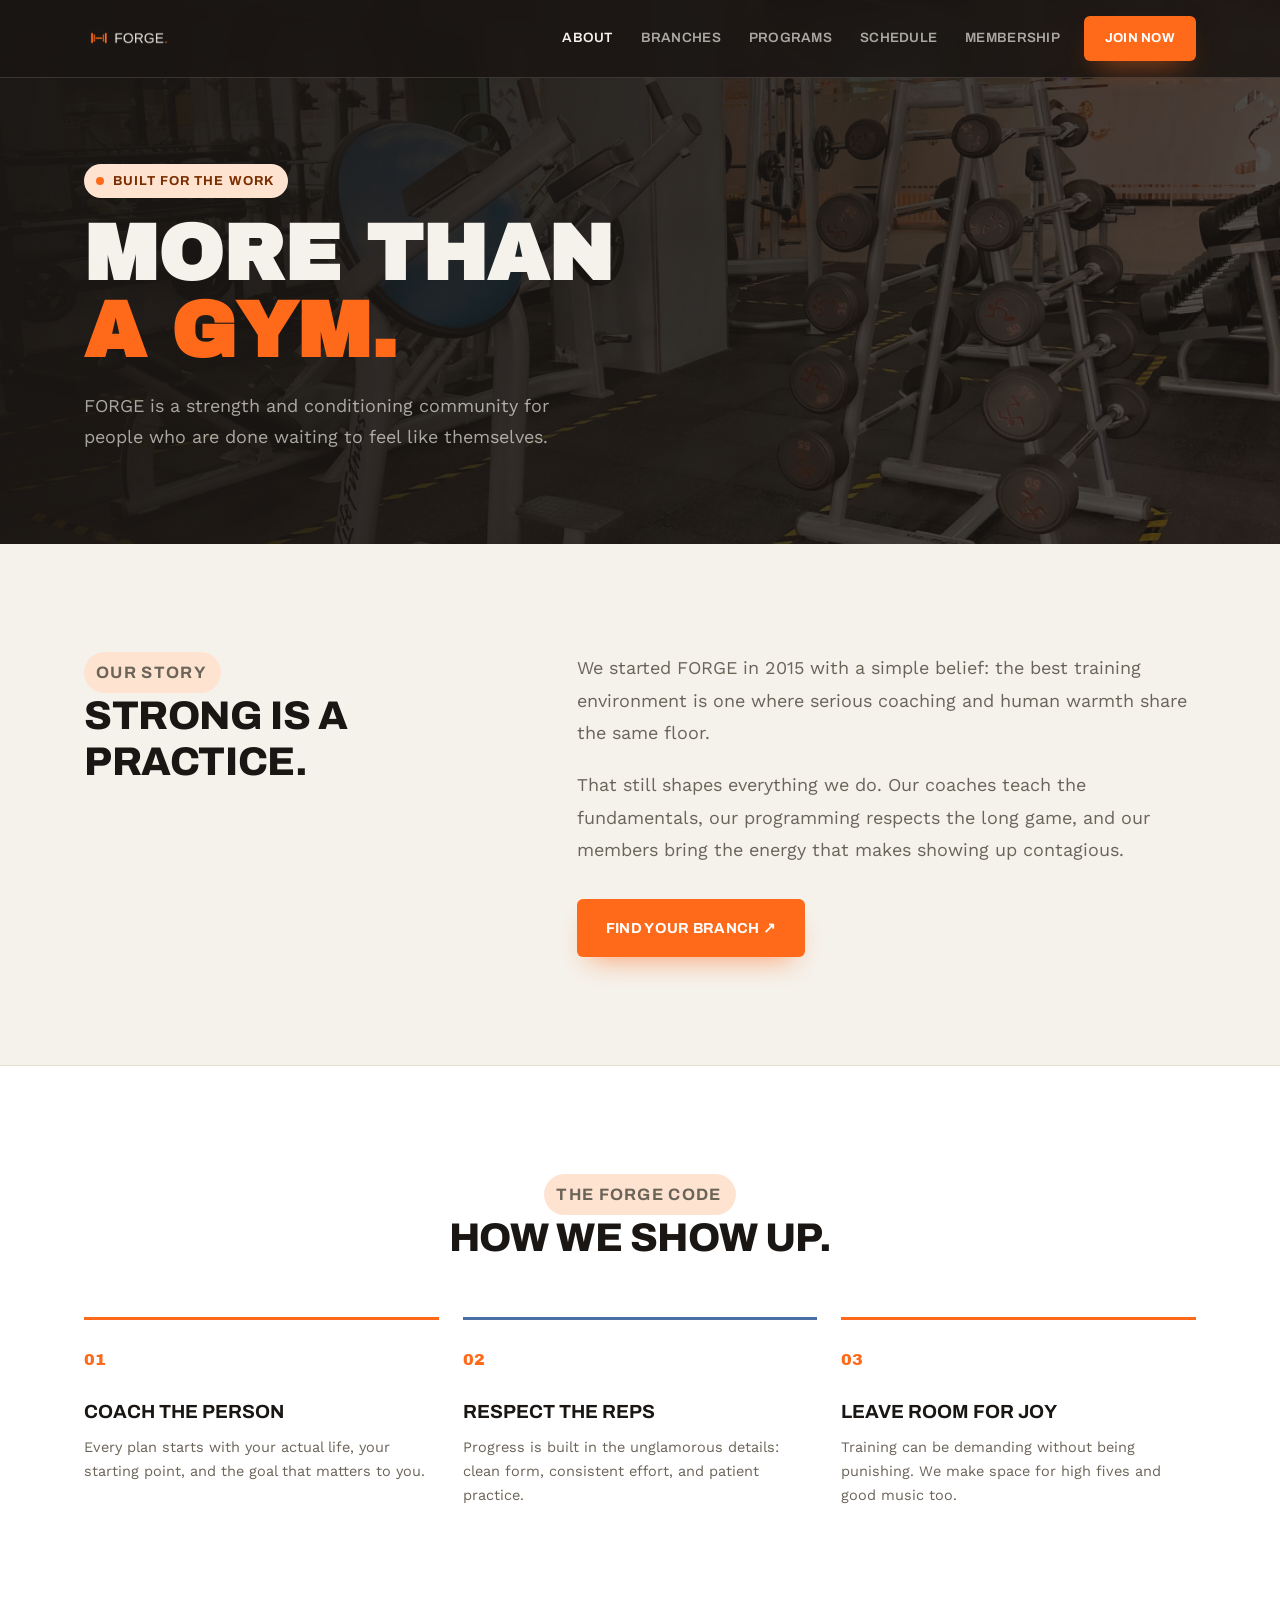
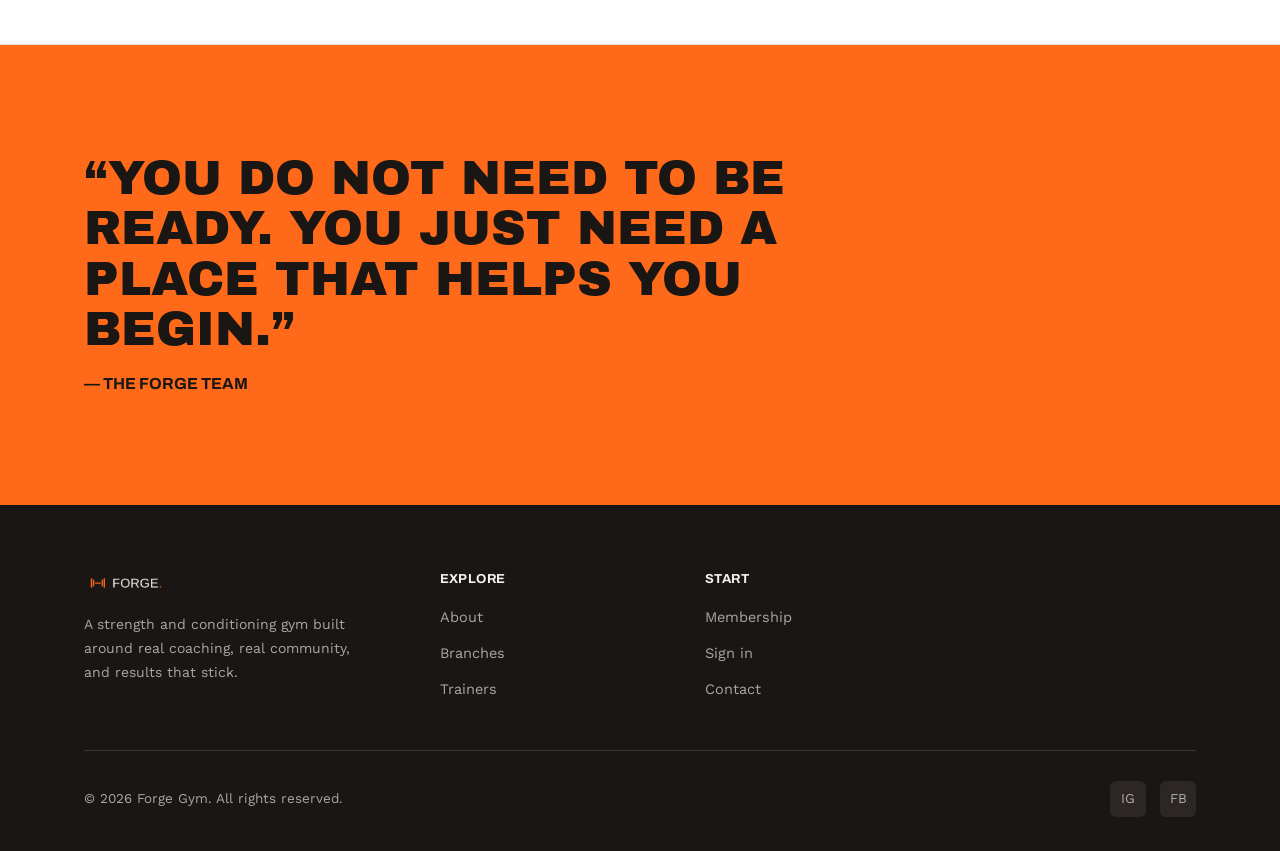
<file: about.html>
<!DOCTYPE html>
<html lang="en"><head><meta charset="UTF-8"><meta name="viewport" content="width=device-width, initial-scale=1.0"><title>About | FORGE Gym</title><meta name="description" content="Learn what drives FORGE Gym."><link rel="preconnect" href="https://fonts.googleapis.com"><link rel="preconnect" href="https://fonts.gstatic.com" crossorigin><link href="https://fonts.googleapis.com/css2?family=Archivo+Black&family=Archivo:wght@600;700;800&family=Work+Sans:wght@400;500;600&display=swap" rel="stylesheet"><link rel="stylesheet" href="css/style.css"></head>
<body class="subpage"><header class="nav" id="top"><div class="nav-inner"><a class="brand" href="index.html"><img src="assets/logo.png" alt="FORGE logo"></a><nav class="nav-links" id="navLinks"><a class="active" href="about.html">About</a><a href="branches.html">Branches</a><a href="index.html#programs">Programs</a><a href="index.html#schedule">Schedule</a><a href="index.html#membership">Membership</a></nav><a class="btn btn-primary btn-small" href="auth.html">Join now</a><button class="nav-toggle" id="navToggle" aria-label="Toggle menu" aria-expanded="false"><span></span><span></span><span></span></button></div></header>
<main><section class="page-hero about-hero"><div class="section-inner"><p class="eyebrow"><span class="pulse-dot"></span> Built for the work</p><h1>More than<br><span class="hl">a gym.</span></h1><p>FORGE is a strength and conditioning community for people who are done waiting to feel like themselves.</p></div></section><section class="section"><div class="section-inner story-grid"><div class="section-head"><p class="eyebrow">Our story</p><h2>Strong is a practice.</h2></div><div class="story-copy"><p>We started FORGE in 2015 with a simple belief: the best training environment is one where serious coaching and human warmth share the same floor.</p><p>That still shapes everything we do. Our coaches teach the fundamentals, our programming respects the long game, and our members bring the energy that makes showing up contagious.</p><a class="btn btn-primary" href="branches.html">Find your branch ↗</a></div></div></section><section class="section section-alt"><div class="section-inner"><div class="section-head center"><p class="eyebrow">The Forge code</p><h2>How we show up.</h2></div><div class="values-grid"><article><span>01</span><h3>Coach the person</h3><p>Every plan starts with your actual life, your starting point, and the goal that matters to you.</p></article><article><span>02</span><h3>Respect the reps</h3><p>Progress is built in the unglamorous details: clean form, consistent effort, and patient practice.</p></article><article><span>03</span><h3>Leave room for joy</h3><p>Training can be demanding without being punishing. We make space for high fives and good music too.</p></article></div></div></section><section class="section about-quote"><div class="section-inner"><p>“You do not need to be ready. You just need a place that helps you begin.”</p><span>— The FORGE team</span></div></section></main><footer class="footer"><div class="section-inner"><div class="footer-top"><div class="footer-brand"><img src="assets/logo.png" alt="FORGE logo"><p>A strength and conditioning gym built around real coaching, real community, and results that stick.</p></div><div class="footer-col"><h5>Explore</h5><ul><li><a href="about.html">About</a></li><li><a href="branches.html">Branches</a></li><li><a href="index.html#trainers">Trainers</a></li></ul></div><div class="footer-col"><h5>Start</h5><ul><li><a href="checkout.html">Membership</a></li><li><a href="auth.html">Sign in</a></li><li><a href="index.html#contact">Contact</a></li></ul></div></div><div class="footer-bottom"><p>© <span id="year"></span> Forge Gym. All rights reserved.</p><div class="footer-socials"><a href="https://www.instagram.com" target="_blank" rel="noopener" aria-label="Instagram">IG</a><a href="https://www.facebook.com" target="_blank" rel="noopener" aria-label="Facebook">FB</a></div></div></div></footer><script src="js/script.js"></script></body></html>
</file>
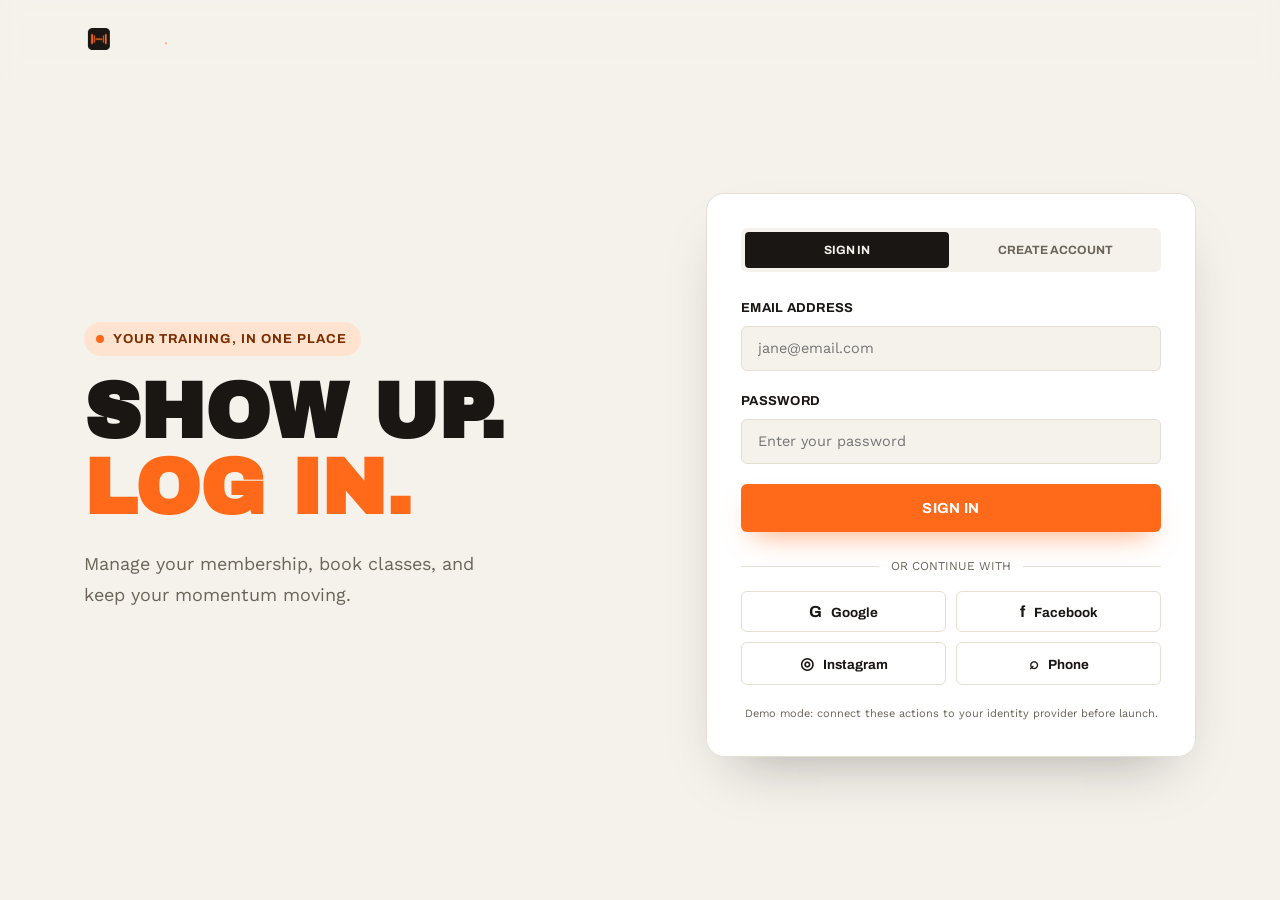
<file: auth.html>
<!DOCTYPE html>
<html lang="en"><head><meta charset="UTF-8"><meta name="viewport" content="width=device-width, initial-scale=1.0"><title>Sign in | FORGE Gym</title><meta name="description" content="Sign in or create your FORGE Gym account."><link rel="preconnect" href="https://fonts.googleapis.com"><link rel="preconnect" href="https://fonts.gstatic.com" crossorigin><link href="https://fonts.googleapis.com/css2?family=Archivo+Black&family=Archivo:wght@600;700;800&family=Work+Sans:wght@400;500;600&display=swap" rel="stylesheet"><link rel="stylesheet" href="css/style.css"></head>
<body class="auth-page"><header class="nav"><div class="nav-inner"><a class="brand" href="index.html"><img src="assets/logo.png" alt="FORGE logo"></a><a class="back-link" href="index.html">← Back to home</a></div></header><main class="auth-main"><div class="auth-intro"><p class="eyebrow"><span class="pulse-dot"></span> Your training, in one place</p><h1>Show up.<br><span class="hl">Log in.</span></h1><p>Manage your membership, book classes, and keep your momentum moving.</p></div><section class="auth-card"><div class="auth-tabs"><button class="auth-tab is-active" data-auth-mode="signin">Sign in</button><button class="auth-tab" data-auth-mode="signup">Create account</button></div><form class="auth-form" id="authForm"><div class="field signup-only"><label for="authName">Full name</label><input id="authName" type="text" placeholder="Jane Cooper"></div><div class="field"><label for="authEmail">Email address</label><input id="authEmail" type="email" placeholder="jane@email.com" required></div><div class="field signup-only"><label for="authPhone">Phone number</label><input id="authPhone" type="tel" placeholder="+880 1775 511607"></div><div class="field"><label for="authPassword">Password</label><input id="authPassword" type="password" placeholder="Enter your password" required minlength="6"></div><button class="btn btn-primary btn-block" type="submit" id="authSubmit">Sign in</button><div class="form-success" id="authSuccess">You're in. Taking you to your membership options...</div></form><div class="auth-divider"><span>or continue with</span></div><div class="social-login"><button class="social-btn" type="button" data-social="Google"><b>G</b> Google</button><button class="social-btn" type="button" data-social="Facebook"><b>f</b> Facebook</button><button class="social-btn" type="button" data-social="Instagram"><b>◎</b> Instagram</button><button class="social-btn" type="button" data-social="Phone"><b>⌕</b> Phone</button></div><p class="demo-note">Demo mode: connect these actions to your identity provider before launch.</p></section></main><script src="js/script.js"></script></body></html>
</file>
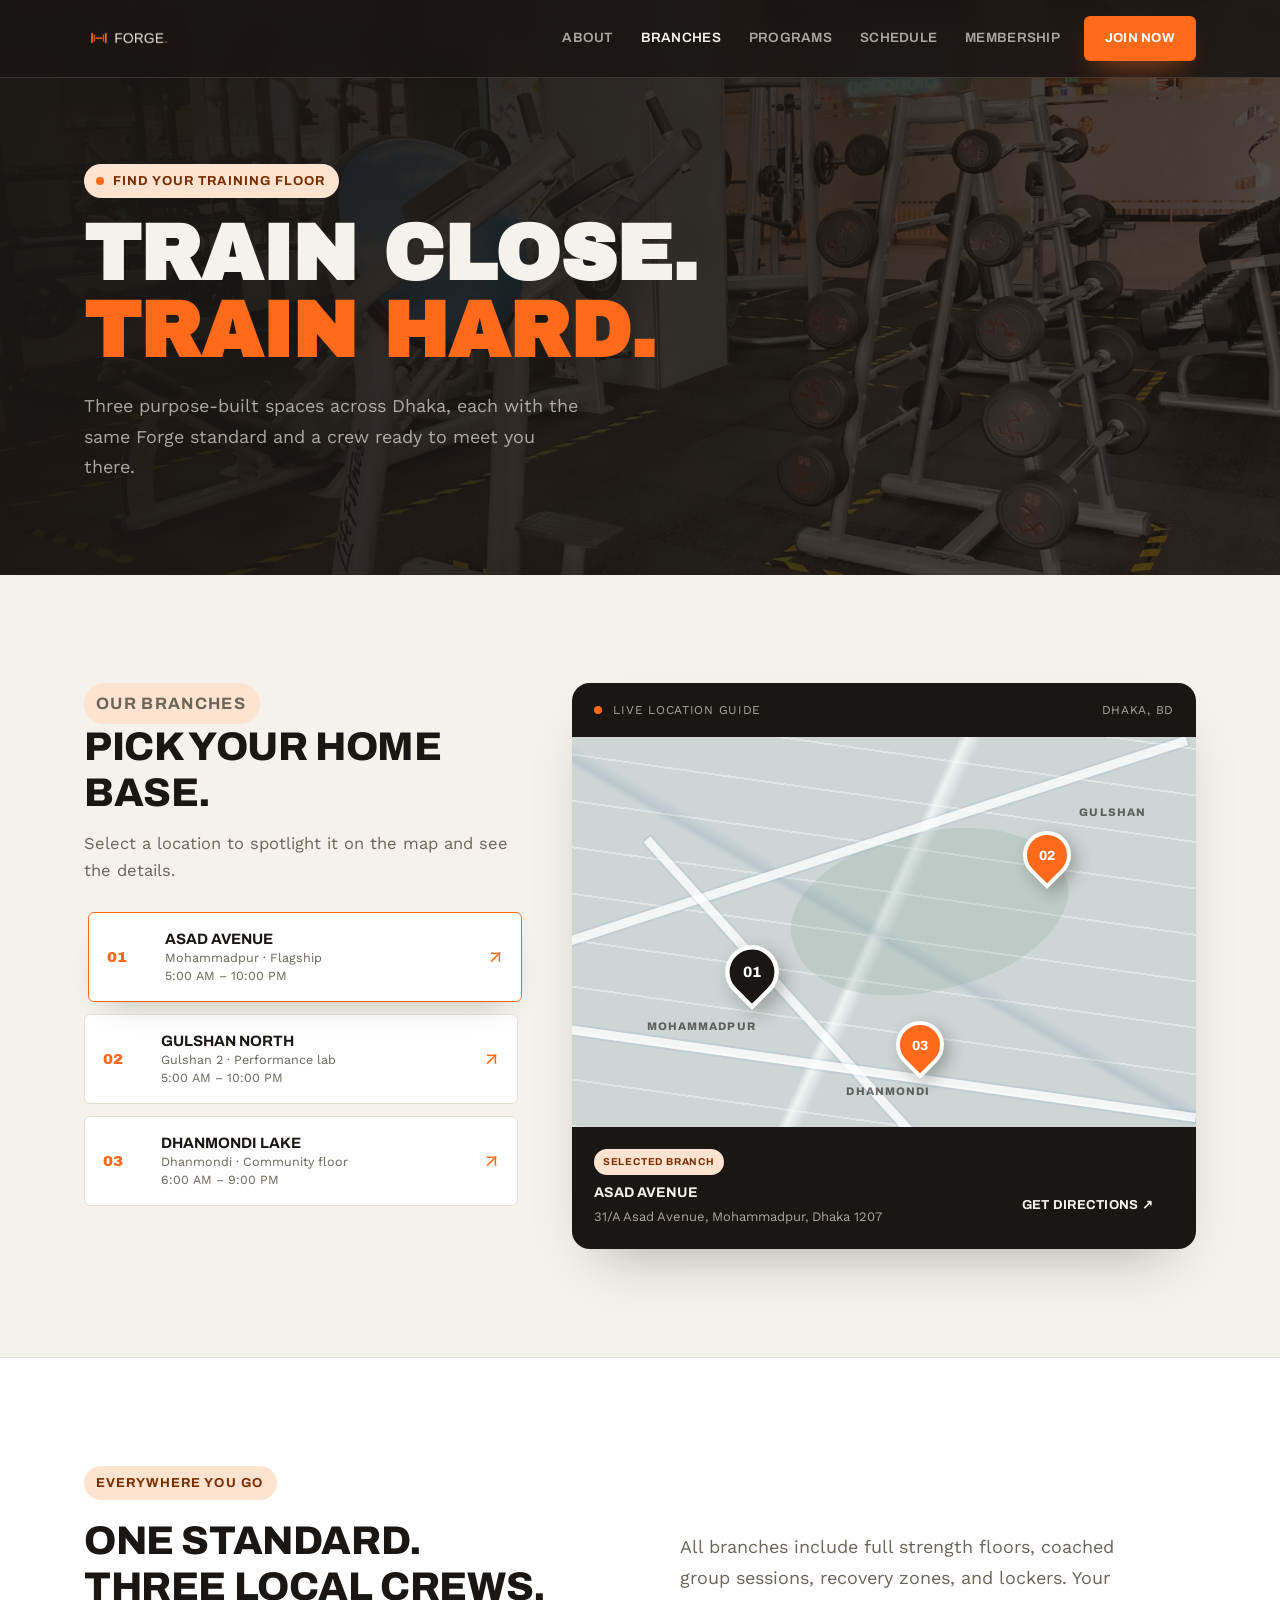
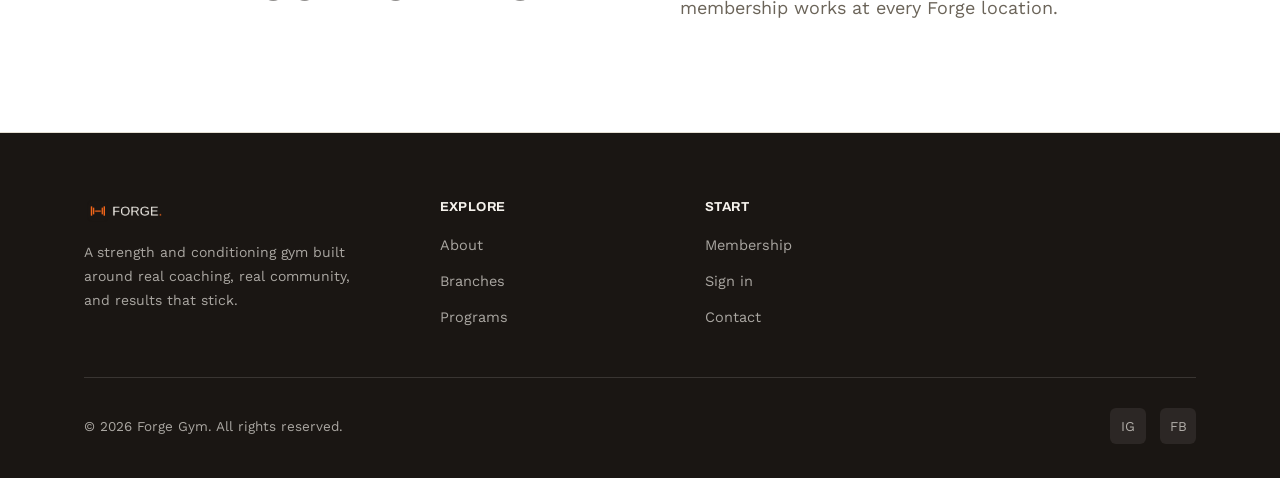
<file: branches.html>
<!DOCTYPE html>
<html lang="en">
<head>
<meta charset="UTF-8">
<meta name="viewport" content="width=device-width, initial-scale=1.0">
<title>Branches | FORGE Gym</title>
<meta name="description" content="Find your nearest FORGE strength and conditioning gym.">
<link rel="preconnect" href="https://fonts.googleapis.com">
<link rel="preconnect" href="https://fonts.gstatic.com" crossorigin>
<link href="https://fonts.googleapis.com/css2?family=Archivo+Black&family=Archivo:wght@600;700;800&family=Work+Sans:wght@400;500;600&display=swap" rel="stylesheet">
<link rel="stylesheet" href="css/style.css">
</head>
<body class="subpage">
<header class="nav" id="top"><div class="nav-inner"><a class="brand" href="index.html"><img src="assets/logo.png" alt="FORGE logo"></a><nav class="nav-links" id="navLinks"><a href="about.html">About</a><a class="active" href="branches.html">Branches</a><a href="index.html#programs">Programs</a><a href="index.html#schedule">Schedule</a><a href="index.html#membership">Membership</a></nav><a class="btn btn-primary btn-small" href="auth.html">Join now</a><button class="nav-toggle" id="navToggle" aria-label="Toggle menu" aria-expanded="false"><span></span><span></span><span></span></button></nav></div></header>
<main>
<section class="page-hero"><div class="section-inner"><p class="eyebrow"><span class="pulse-dot"></span> Find your training floor</p><h1>Train close.<br><span class="hl">Train hard.</span></h1><p>Three purpose-built spaces across Dhaka, each with the same Forge standard and a crew ready to meet you there.</p></div></section>
<section class="section"><div class="section-inner"><div class="branch-layout"><div class="branch-list"><div class="section-head"><p class="eyebrow">Our branches</p><h2>Pick your home base.</h2><p>Select a location to spotlight it on the map and see the details.</p></div><div class="branch-cards"><button class="branch-card is-selected" data-branch="mohammadpur"><span class="branch-index">01</span><span><strong>Asad Avenue</strong><small>Mohammadpur · Flagship</small><small>5:00 AM – 10:00 PM</small></span><span class="arrow">↗</span></button><button class="branch-card" data-branch="gulshan"><span class="branch-index">02</span><span><strong>Gulshan North</strong><small>Gulshan 2 · Performance lab</small><small>5:00 AM – 10:00 PM</small></span><span class="arrow">↗</span></button><button class="branch-card" data-branch="dhanmondi"><span class="branch-index">03</span><span><strong>Dhanmondi Lake</strong><small>Dhanmondi · Community floor</small><small>6:00 AM – 9:00 PM</small></span><span class="arrow">↗</span></button></div></div><div class="map-panel"><div class="map-toolbar"><span><i></i> Live location guide</span><span>Dhaka, BD</span></div><div class="map-canvas" aria-label="Interactive map of FORGE branches"><div class="map-road road-one"></div><div class="map-road road-two"></div><div class="map-road road-three"></div><button class="map-pin pin-mohammadpur is-selected" data-branch="mohammadpur" aria-label="Show Asad Avenue branch"><span>01</span></button><button class="map-pin pin-gulshan" data-branch="gulshan" aria-label="Show Gulshan North branch"><span>02</span></button><button class="map-pin pin-dhanmondi" data-branch="dhanmondi" aria-label="Show Dhanmondi Lake branch"><span>03</span></button><div class="map-label label-one">MOHAMMADPUR</div><div class="map-label label-two">GULSHAN</div><div class="map-label label-three">DHANMONDI</div></div><div class="map-detail" id="mapDetail"><div><span class="eyebrow">Selected branch</span><h3>Asad Avenue</h3><p>31/A Asad Avenue, Mohammadpur, Dhaka 1207</p></div><a class="btn btn-dark btn-small" href="https://www.google.com/maps/search/?api=1&query=31%2FA+Asad+Avenue%2C+Dhaka" target="_blank" rel="noopener">Get directions ↗</a></div></div></div></div></section>
<section class="section section-alt"><div class="section-inner split-callout"><div><p class="eyebrow">Everywhere you go</p><h2>One standard.<br>Three local crews.</h2></div><p>All branches include full strength floors, coached group sessions, recovery zones, and lockers. Your membership works at every Forge location.</p></div></section>
</main>
<footer class="footer"><div class="section-inner"><div class="footer-top"><div class="footer-brand"><img src="assets/logo.png" alt="FORGE logo"><p>A strength and conditioning gym built around real coaching, real community, and results that stick.</p></div><div class="footer-col"><h5>Explore</h5><ul><li><a href="about.html">About</a></li><li><a href="branches.html">Branches</a></li><li><a href="index.html#programs">Programs</a></li></ul></div><div class="footer-col"><h5>Start</h5><ul><li><a href="checkout.html">Membership</a></li><li><a href="auth.html">Sign in</a></li><li><a href="index.html#contact">Contact</a></li></ul></div></div><div class="footer-bottom"><p>© <span id="year"></span> Forge Gym. All rights reserved.</p><div class="footer-socials"><a href="https://www.instagram.com" target="_blank" rel="noopener" aria-label="Instagram">IG</a><a href="https://www.facebook.com" target="_blank" rel="noopener" aria-label="Facebook">FB</a></div></div></div></footer><script src="js/script.js"></script></body></html>
</file>
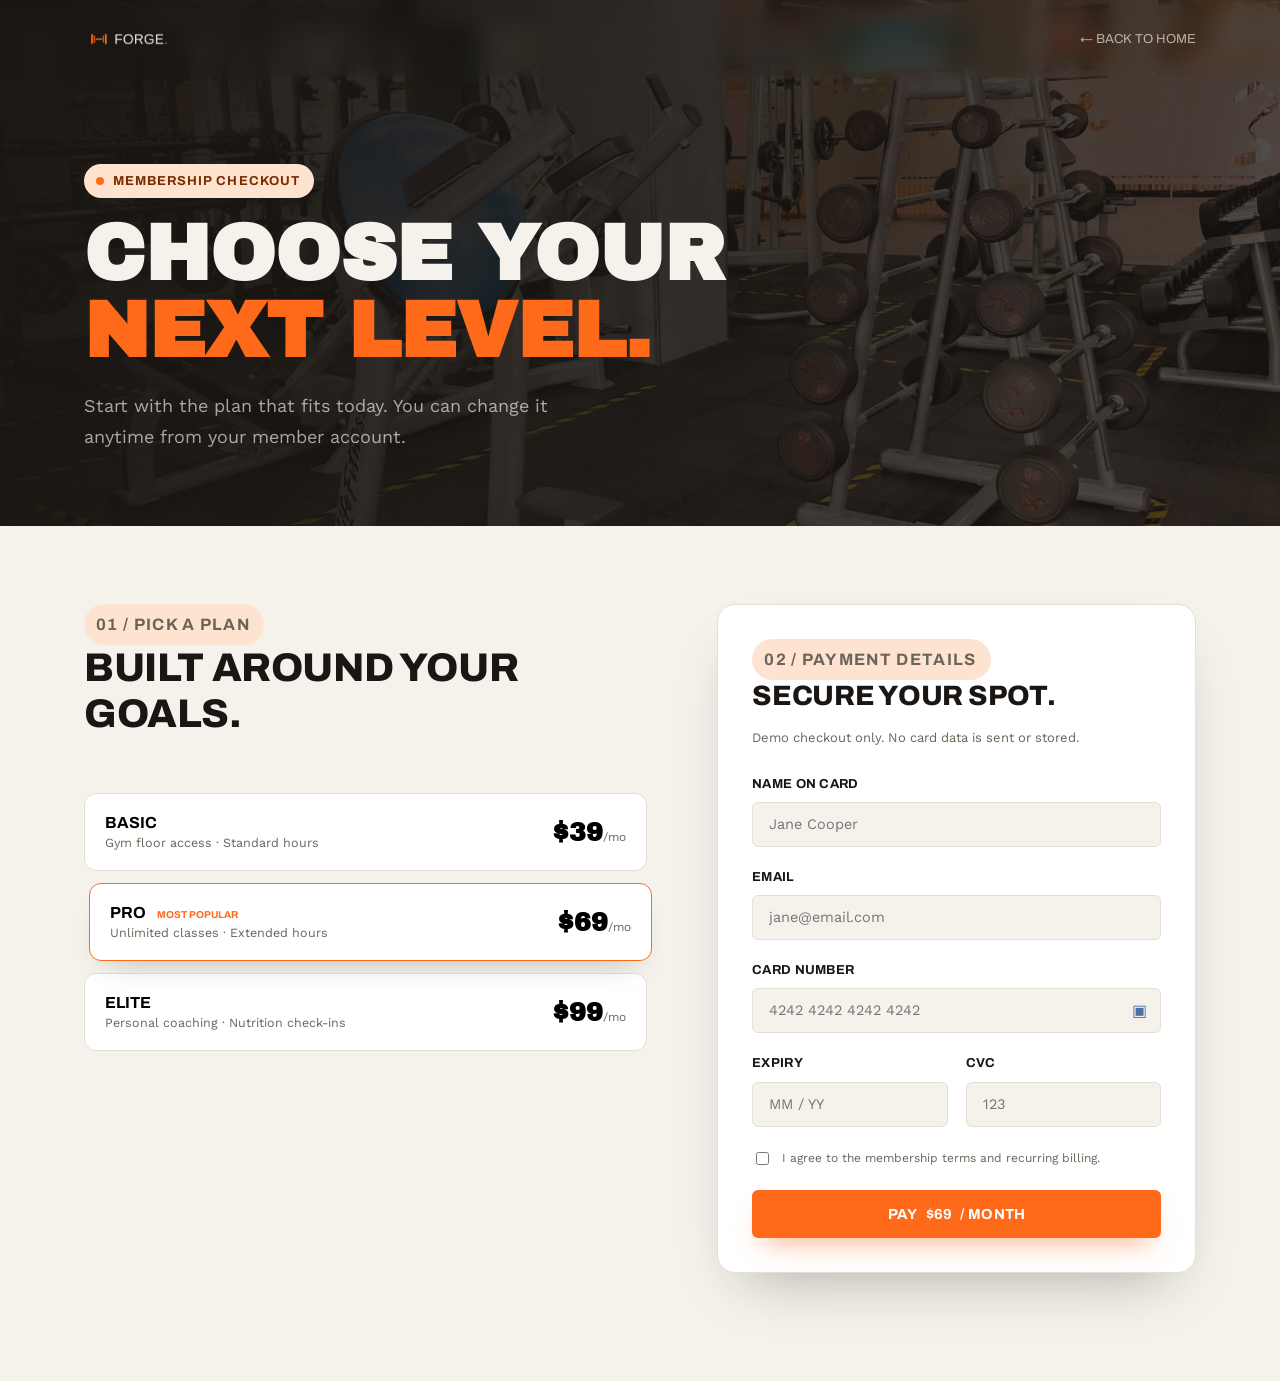
<file: checkout.html>
<!DOCTYPE html>
<html lang="en"><head><meta charset="UTF-8"><meta name="viewport" content="width=device-width, initial-scale=1.0"><title>Membership | FORGE Gym</title><meta name="description" content="Choose your FORGE Gym membership and check out securely."><link rel="preconnect" href="https://fonts.googleapis.com"><link rel="preconnect" href="https://fonts.gstatic.com" crossorigin><link href="https://fonts.googleapis.com/css2?family=Archivo+Black&family=Archivo:wght@600;700;800&family=Work+Sans:wght@400;500;600&display=swap" rel="stylesheet"><link rel="stylesheet" href="css/style.css"></head>
<body class="subpage checkout-page"><header class="nav"><div class="nav-inner"><a class="brand" href="index.html"><img src="assets/logo.png" alt="FORGE logo"></a><a class="back-link" href="index.html">← Back to home</a></div></header><main><section class="checkout-hero"><div class="section-inner"><p class="eyebrow"><span class="pulse-dot"></span> Membership checkout</p><h1>Choose your<br><span class="hl">next level.</span></h1><p>Start with the plan that fits today. You can change it anytime from your member account.</p></div></section><section class="section checkout-section"><div class="section-inner checkout-grid"><div><div class="section-head"><p class="eyebrow">01 / Pick a plan</p><h2>Built around your goals.</h2></div><div class="checkout-plans"><button class="checkout-plan" data-plan="basic" data-price="39"><span><strong>Basic</strong><small>Gym floor access · Standard hours</small></span><b>$39<small>/mo</small></b></button><button class="checkout-plan is-selected" data-plan="pro" data-price="69"><span><strong>Pro <em>Most popular</em></strong><small>Unlimited classes · Extended hours</small></span><b>$69<small>/mo</small></b></button><button class="checkout-plan" data-plan="elite" data-price="99"><span><strong>Elite</strong><small>Personal coaching · Nutrition check-ins</small></span><b>$99<small>/mo</small></b></button></div></div><form class="payment-form" id="paymentForm"><div class="section-head"><p class="eyebrow">02 / Payment details</p><h2>Secure your spot.</h2><p>Demo checkout only. No card data is sent or stored.</p></div><div class="field"><label for="payName">Name on card</label><input id="payName" type="text" placeholder="Jane Cooper" required></div><div class="field"><label for="payEmail">Email</label><input id="payEmail" type="email" placeholder="jane@email.com" required></div><div class="field"><label for="payCard">Card number</label><div class="input-with-icon"><input id="payCard" inputmode="numeric" maxlength="19" placeholder="4242 4242 4242 4242" required><span>▣</span></div></div><div class="form-row"><div class="field"><label for="payExpiry">Expiry</label><input id="payExpiry" inputmode="numeric" placeholder="MM / YY" required></div><div class="field"><label for="payCvc">CVC</label><input id="payCvc" inputmode="numeric" maxlength="4" placeholder="123" required></div></div><label class="check-row"><input type="checkbox" required><span>I agree to the membership terms and recurring billing.</span></label><button class="btn btn-primary btn-block" type="submit">Pay <span id="payTotal">$69</span> / month</button><div class="form-success" id="paymentSuccess">Payment approved. Welcome to FORGE Pro. Your confirmation is on its way.</div></form></div></section></main><script src="js/script.js"></script></body></html>
</file>
<file: css/style.css>
/* =========================================================
   FORGE — Strength & Conditioning Gym
   Signature: bold, industrial energy — a spinning weight
   plate in the hero, a scrolling ticker band cut across the
   page like sheared steel, sharp-edged cards throughout.
   ========================================================= */

:root{
  --ink: #1A1613;
  --ink-soft: #6B6459;
  --dark-surface: #221D18;
  --bg: #F5F2EC;
  --surface: #FFFFFF;
  --line: #E4DFD3;
  --line-dark: rgba(245,242,236,.14);
  --on-dark: #F5F2EC;
  --on-dark-soft: rgba(245,242,236,.66);

  --ember: #FF6A1A;
  --ember-soft: #FFE3D1;
  --ember-ink: #7A2E00;
  --steel: #4A6FA5;
  --steel-soft: #E4EBF3;

  --radius-lg: 18px;
  --radius-md: 12px;
  --radius-sm: 6px;

  --shadow-lg: 0 28px 56px -28px rgba(26,22,19,.35);
  --shadow-md: 0 16px 32px -18px rgba(26,22,19,.28);

  --font-display: "Archivo Black", "Arial Black", sans-serif;
  --font-heading: "Archivo", "Segoe UI", sans-serif;
  --font-body: "Work Sans", "Segoe UI", sans-serif;

  --nav-h: 78px;
}

*, *::before, *::after{ box-sizing: border-box; }
html{ scroll-behavior: smooth; -webkit-text-size-adjust: 100%; }

body{
  margin: 0;
  background: var(--bg);
  color: var(--ink);
  font-family: var(--font-body);
  font-size: 16px;
  line-height: 1.55;
  -webkit-font-smoothing: antialiased;
}

img{ max-width: 100%; display: block; }
a{ color: inherit; text-decoration: none; }
ul{ margin: 0; padding: 0; list-style: none; }
button{ font-family: inherit; }
table{ border-collapse: collapse; width: 100%; }

section[id]{ scroll-margin-top: var(--nav-h); }
::selection{ background: var(--ember); color: #fff; }

a:focus-visible, button:focus-visible, input:focus-visible, textarea:focus-visible, select:focus-visible{
  outline: 2px solid var(--ember);
  outline-offset: 3px;
  border-radius: 3px;
}

@media (prefers-reduced-motion: reduce){
  *, *::before, *::after{
    animation-duration: 0.001ms !important;
    animation-iteration-count: 1 !important;
    transition-duration: 0.001ms !important;
    scroll-behavior: auto !important;
  }
}

/* ---------- layout helpers ---------- */
.section-inner{ max-width: 1160px; margin: 0 auto; padding: 0 24px; }
.section{ padding: 108px 0; }
.section-alt{ background: var(--surface); border-top: 1px solid var(--line); border-bottom: 1px solid var(--line); }

.eyebrow{
  display: inline-flex; align-items: center; gap: 9px;
  font-family: var(--font-heading); font-weight: 700;
  font-size: 13px; letter-spacing: .08em; text-transform: uppercase;
  color: var(--ember-ink);
  background: var(--ember-soft);
  padding: 7px 14px 7px 12px;
  border-radius: 999px;
  margin: 0 0 18px;
}

.section-head{ max-width: 620px; margin: 0 0 56px; }
.section-head.center{ margin-left: auto; margin-right: auto; text-align: center; }

h2{
  font-family: var(--font-heading);
  font-weight: 800;
  font-size: clamp(28px, 3.6vw, 40px);
  letter-spacing: -0.01em;
  line-height: 1.15;
  margin: 0 0 14px;
  text-transform: uppercase;
}

.section-head p{ color: var(--ink-soft); font-size: 16.5px; line-height: 1.65; margin: 0; }

.pulse-dot{
  width: 8px; height: 8px; border-radius: 50%;
  background: var(--ember);
  display: inline-block; flex: none;
  animation: blink 1.8s ease-in-out infinite;
}
@keyframes blink{ 0%,100%{ opacity: 1; } 50%{ opacity: .35; } }

/* ---------- buttons ---------- */
.btn{
  display: inline-flex; align-items: center; gap: 8px;
  padding: 15px 28px;
  border-radius: var(--radius-sm);
  font-family: var(--font-heading);
  font-weight: 700; font-size: 14.5px;
  letter-spacing: .02em; text-transform: uppercase;
  border: 1px solid transparent;
  cursor: pointer;
  transition: transform .15s ease, box-shadow .15s ease, border-color .15s ease, color .15s ease, background .15s ease;
}
.btn-primary{ background: var(--ember); color: #fff; box-shadow: 0 14px 28px -12px rgba(255,106,26,.6); }
.btn-primary:hover{ transform: translateY(-2px); box-shadow: 0 18px 32px -12px rgba(255,106,26,.7); }

.btn-dark{ background: var(--ink); color: var(--on-dark); }
.btn-dark:hover{ transform: translateY(-2px); box-shadow: var(--shadow-md); }

.btn-ghost{ background: transparent; border-color: var(--line); color: var(--ink); }
.btn-ghost:hover{ border-color: var(--ember); color: var(--ember); transform: translateY(-2px); }

.btn-ghost-light{ background: transparent; border-color: var(--line-dark); color: var(--on-dark); }
.btn-ghost-light:hover{ border-color: var(--on-dark); transform: translateY(-2px); }

.btn-small{ padding: 11px 20px; font-size: 13px; }
.btn-block{ width: 100%; justify-content: center; }

/* ---------- nav ---------- */
.nav{
  position: fixed; top: 0; left: 0; right: 0; z-index: 50;
  height: var(--nav-h);
  display: flex; align-items: center;
  background: rgba(26,22,19,.86);
  backdrop-filter: blur(10px); -webkit-backdrop-filter: blur(10px);
  border-bottom: 1px solid var(--line-dark);
}
.nav-inner{
  max-width: 1160px; margin: 0 auto; padding: 0 24px; width: 100%;
  display: flex; align-items: center; gap: 24px;
}
.brand{ display: flex; align-items: center; margin-right: auto; }
.brand img{ height: 30px; width: auto; }

.nav-links{ display: flex; align-items: center; gap: 28px; }
.nav-links a{
  font-family: var(--font-heading); font-weight: 600; font-size: 13.5px;
  letter-spacing: .02em; text-transform: uppercase;
  color: var(--on-dark-soft);
  transition: color .15s ease;
}
.nav-links a:hover, .nav-links a.active{ color: var(--on-dark); }

.nav-toggle{
  display: none; width: 38px; height: 38px;
  border: 1px solid var(--line-dark); border-radius: var(--radius-sm); background: transparent;
  align-items: center; justify-content: center; flex-direction: column; gap: 4px;
  cursor: pointer;
}
.nav-toggle span{ width: 17px; height: 2px; background: var(--on-dark); border-radius: 2px; transition: transform .2s ease, opacity .2s ease; }
.nav-toggle[aria-expanded="true"] span:nth-child(1){ transform: translateY(6px) rotate(45deg); }
.nav-toggle[aria-expanded="true"] span:nth-child(2){ opacity: 0; }
.nav-toggle[aria-expanded="true"] span:nth-child(3){ transform: translateY(-6px) rotate(-45deg); }

/* ---------- hero ---------- */
.hero{
  position: relative;
  isolation: isolate;
  background: var(--ink); color: var(--on-dark);
  padding: calc(var(--nav-h) + 72px) 0 96px;
  overflow: hidden;
}
.hero::before,
.hero::after{
  content: "";
  position: absolute;
  inset: 0;
  pointer-events: none;
}
.hero::before{
  z-index: -2;
  background: url("../assets/Gym/internal1.jpg") center / cover no-repeat;
  filter: blur(2px);
  transform: scale(1.04);
}
.hero::after{
  z-index: -1;
  background:
    linear-gradient(90deg, rgba(26,22,19,.94) 0%, rgba(26,22,19,.78) 47%, rgba(26,22,19,.58) 100%),
    linear-gradient(180deg, rgba(26,22,19,.28), rgba(26,22,19,.74));
}
.hero-inner{
  max-width: 1160px; margin: 0 auto; padding: 0 24px;
  display: grid; grid-template-columns: 1.05fr .95fr; gap: 48px; align-items: center;
}

.hero-text h1{
  font-family: var(--font-display);
  font-size: clamp(38px, 5.6vw, 66px);
  line-height: 1.02;
  letter-spacing: -0.01em;
  text-transform: uppercase;
  margin: 0 0 22px;
}
.hero-text h1 .hl{ color: var(--ember); }

.hero-text .lede{
  color: var(--on-dark-soft); font-size: 18px; line-height: 1.7;
  max-width: 46ch; margin: 0 0 34px;
}

.hero-actions{ display: flex; gap: 14px; flex-wrap: wrap; margin-bottom: 40px; }

.hero-stats{ display: flex; gap: 36px; flex-wrap: wrap; }
.hero-stats .stat-num{ font-family: var(--font-display); font-size: 26px; color: var(--ember); }
.hero-stats .stat-label{ font-size: 13px; color: var(--on-dark-soft); margin-top: 2px; }

/* hero visual: spinning plate + floating badges */
.hero-visual{ position: relative; display: flex; align-items: center; justify-content: center; min-height: 360px; }

.plate-wrap{ width: 320px; height: 320px; position: relative; }
.orbit-glow{ position: absolute; inset: 22%; border-radius: 50%; background: rgba(255,106,26,.25); filter: blur(28px); animation: orbitPulse 4s ease-in-out infinite; }
.portrait-frame{ position: absolute; z-index: 2; width: 208px; height: 248px; left: 50%; top: 50%; overflow: hidden; transform: translate(-50%, -50%) rotate(4deg); border: 8px solid var(--surface); border-radius: 48% 48% 42% 42%; box-shadow: 0 28px 48px rgba(0,0,0,.42); animation: portraitFloat 5s ease-in-out infinite; }
.hero-person{ width: 100%; height: 100%; object-fit: cover; object-position: center 22%; transform: scale(1.14); }
.portrait-frame::after{ content: ""; position: absolute; inset: 0; background: linear-gradient(145deg, rgba(255,106,26,.14), transparent 42%, rgba(26,22,19,.32)); pointer-events: none; }
.orbit-stamp{ position: absolute; z-index: 2; right: -4px; bottom: 14px; padding: 7px 9px; background: var(--ember); color: var(--ink); font-family: var(--font-heading); font-size: 10px; font-weight: 800; letter-spacing: .08em; transform: rotate(-4deg); }
.orbit-ring{ position: absolute; z-index: 1; left: 50%; top: 50%; border: 1px solid rgba(245,242,236,.5); border-radius: 50%; transform: translate(-50%, -50%); pointer-events: none; }
.orbit-ring-one{ width: 270px; height: 270px; border-color: rgba(255,106,26,.9); animation: orbitSpin 18s linear infinite; }
.orbit-ring-two{ width: 294px; height: 208px; transform: translate(-50%, -50%) rotate(52deg); border-color: rgba(74,111,165,.85); animation: orbitSpinReverse 22s linear infinite; }
.orbit-ring-three{ width: 236px; height: 306px; transform: translate(-50%, -50%) rotate(-38deg); border-style: dashed; border-color: rgba(245,242,236,.34); animation: orbitSpin 28s linear infinite; }
.orbit-node{ position: absolute; z-index: 3; width: 12px; height: 12px; border: 3px solid var(--ink); border-radius: 50%; background: var(--ember); box-shadow: 0 0 0 5px rgba(255,106,26,.18); }
.orbit-node-one{ left: 28px; top: 78px; }.orbit-node-two{ right: 27px; bottom: 69px; background: var(--steel); box-shadow: 0 0 0 5px rgba(74,111,165,.2); }.orbit-node-three{ right: 66px; top: 19px; width: 8px; height: 8px; background: var(--surface); }
@keyframes portraitFloat{ 0%,100%{ margin-top: 0; } 50%{ margin-top: -10px; } }
@keyframes orbitPulse{ 0%,100%{ opacity: .45; transform: scale(.94); } 50%{ opacity: .82; transform: scale(1.06); } }
@keyframes orbitSpin{ to{ transform: translate(-50%, -50%) rotate(360deg); } }
@keyframes orbitSpinReverse{ to{ transform: translate(-50%, -50%) rotate(-360deg); } }
@keyframes spin{ to{ transform: rotate(360deg); } }

.float-badge{
  position: absolute; z-index: 4;
  background: var(--surface); color: var(--ink);
  border-radius: var(--radius-md);
  box-shadow: var(--shadow-lg);
  padding: 13px 18px;
  display: flex; align-items: center; gap: 12px;
  animation-duration: 4.5s;
  animation-timing-function: ease-in-out;
  animation-iteration-count: infinite;
}
.float-badge.badge-1{ top: -1%; right: -30%; animation-name: badgeFloatOne; background: var(--ink); color: var(--on-dark); border: 1px solid rgba(245,242,236,.28); border-left: 4px solid var(--ember); }
.float-badge.badge-2{ bottom: -1%; left: -32%; animation-name: badgeFloatTwo; border-radius: 999px; border: 1px solid rgba(74,111,165,.42); border-right: 4px solid var(--steel); }
@keyframes rise{ from{ opacity: 0; transform: translateY(14px); } to{ opacity: 1; transform: translateY(0); } }
@keyframes badgeFloatOne{ 0%,100%{ opacity: 1; transform: translate(0, 0) rotate(2deg); } 50%{ opacity: 1; transform: translate(8px, -12px) rotate(-3deg); } }
@keyframes badgeFloatTwo{ 0%,100%{ opacity: 1; transform: translate(0, 0) rotate(-3deg); } 50%{ opacity: 1; transform: translate(-8px, 10px) rotate(3deg); } }

.float-badge .icon{
  width: 36px; height: 36px; border-radius: var(--radius-sm);
  display: flex; align-items: center; justify-content: center; flex: none;
}
.float-badge.badge-1 .icon{ background: rgba(255,106,26,.18); color: var(--ember); }
.float-badge.badge-2 .icon{ background: var(--steel-soft); color: var(--steel); }
.float-badge .num{ font-family: var(--font-heading); font-weight: 800; font-size: 16px; line-height: 1.1; }
.float-badge .cap{ font-size: 12px; color: var(--ink-soft); }.float-badge.badge-1 .cap{ color: var(--on-dark-soft); }

/* ---------- ticker ---------- */
.ticker{
  background: var(--ember);
  overflow: hidden;
  padding: 16px 0;
  white-space: nowrap;
}
.ticker-track{ display: inline-flex; animation: ticker 26s linear infinite; }
.ticker-track span{
  font-family: var(--font-display);
  font-size: 18px;
  color: var(--ink);
  text-transform: uppercase;
  letter-spacing: .02em;
  padding: 0 20px;
  display: inline-flex; align-items: center; gap: 20px;
}
.ticker-track span::after{ content: "●"; font-size: 8px; opacity: .55; }
@keyframes ticker{ from{ transform: translateX(0); } to{ transform: translateX(-50%); } }

/* ---------- features ---------- */
.feature-grid{ display: grid; grid-template-columns: repeat(4, 1fr); gap: 24px; }
.feature-card{ text-align: left; }
.feature-icon{
  width: 48px; height: 48px; border-radius: var(--radius-sm);
  background: var(--ember-soft); color: var(--ember);
  display: flex; align-items: center; justify-content: center;
  margin-bottom: 18px;
}
.feature-icon svg{ width: 22px; height: 22px; }
.feature-card:nth-child(even) .feature-icon{ background: var(--steel-soft); color: var(--steel); }
.feature-card h3{ font-family: var(--font-heading); font-size: 16.5px; font-weight: 700; margin: 0 0 8px; text-transform: uppercase; letter-spacing: .01em; }
.feature-card p{ color: var(--ink-soft); font-size: 14.5px; line-height: 1.6; margin: 0; }

/* ---------- programs ---------- */
#programs{
  position: relative;
  isolation: isolate;
  overflow: hidden;
  background: var(--surface);
}
#programs::before,
#programs::after{
  content: "";
  position: absolute;
  inset: 0;
  pointer-events: none;
}
#programs::before{
  z-index: -2;
  background: url("../assets/Gym/internal2.jpg") center / cover no-repeat;
  filter: blur(2px);
  transform: scale(1.03);
}
#programs::after{
  z-index: -1;
  background: rgba(245,242,236,.82);
}
#programs > .section-inner{ position: relative; z-index: 1; }
.program-grid{ display: grid; grid-template-columns: repeat(3, 1fr); gap: 24px; }
.program-grid{ position: relative; }
.program-card{
  background: var(--surface); border: 1px solid var(--line); border-radius: var(--radius-md);
  padding: 30px 26px;
  transition: transform .2s ease, box-shadow .2s ease, border-color .2s ease;
}
.program-card:hover{ transform: translateY(-6px); box-shadow: var(--shadow-lg); border-color: transparent; }
.program-icon{
  width: 46px; height: 46px; border-radius: var(--radius-sm);
  display: flex; align-items: center; justify-content: center;
  margin-bottom: 20px;
}
.program-icon svg{ width: 22px; height: 22px; }
.program-card:nth-child(6n+1) .program-icon{ background: var(--ember-soft); color: var(--ember); }
.program-card:nth-child(6n+2) .program-icon{ background: var(--steel-soft); color: var(--steel); }
.program-card:nth-child(6n+3) .program-icon{ background: var(--ember-soft); color: var(--ember); }
.program-card:nth-child(6n+4) .program-icon{ background: var(--steel-soft); color: var(--steel); }
.program-card:nth-child(6n+5) .program-icon{ background: var(--ember-soft); color: var(--ember); }
.program-card:nth-child(6n+6) .program-icon{ background: var(--steel-soft); color: var(--steel); }
.program-card h3{ font-family: var(--font-heading); font-size: 18px; font-weight: 700; margin: 0 0 10px; text-transform: uppercase; }
.program-card p{ color: var(--ink-soft); font-size: 14.5px; line-height: 1.65; margin: 0; }
.site-cursor{ position: fixed; z-index: 100; width: 42px; height: 42px; border: 1px solid rgba(255,106,26,.9); border-radius: 50%; background: rgba(255,106,26,.08); color: var(--ember); display: flex; align-items: center; justify-content: center; font-family: var(--font-heading); font-size: 8px; font-weight: 800; letter-spacing: .08em; text-transform: uppercase; pointer-events: none; opacity: 0; transform: translate(-50%, -50%) scale(.5); transition: opacity .18s ease, transform .18s ease, width .18s ease, height .18s ease, background .18s ease; }
.site-cursor::after{ content: ""; width: 5px; height: 5px; border-radius: 50%; background: currentColor; box-shadow: 0 0 0 5px rgba(255,106,26,.15); }
.site-cursor span{ position: absolute; transform: translateY(25px); white-space: nowrap; }
.site-cursor.is-visible{ opacity: 1; transform: translate(-50%, -50%) scale(1); }
.site-cursor.is-action{ width: 58px; height: 58px; background: rgba(255,106,26,.16); }
.site-cursor.is-program{ border-color: var(--steel); color: var(--steel); background: rgba(74,111,165,.12); }
.site-cursor.is-program::after{ box-shadow: 0 0 0 5px rgba(74,111,165,.15); }

/* ---------- schedule ---------- */
.schedule-wrap{ overflow-x: auto; border: 1px solid var(--line); border-radius: var(--radius-md); }
.schedule{ min-width: 640px; }
.schedule th{
  font-family: var(--font-heading); text-transform: uppercase; letter-spacing: .03em;
  font-size: 12.5px; color: var(--ink-soft); font-weight: 700;
  text-align: left; padding: 16px 20px; background: var(--panel, var(--bg)); border-bottom: 1px solid var(--line);
}
.schedule td{ padding: 18px 20px; border-bottom: 1px solid var(--line); font-size: 14.5px; }
.schedule tr:last-child td{ border-bottom: none; }
.schedule .class-name{ font-weight: 700; font-family: var(--font-heading); }
.schedule .tag{
  display: inline-block; background: var(--ember-soft); color: var(--ember-ink);
  font-size: 12px; font-weight: 700; padding: 4px 10px; border-radius: 999px;
}

/* ---------- trainers ---------- */
.trainer-grid{ display: grid; grid-template-columns: repeat(3, 1fr); gap: 24px; }
.trainer-card{
  background: var(--surface); border: 1px solid var(--line); border-radius: var(--radius-md);
  padding: 28px 24px; text-align: center;
  transition: transform .2s ease, box-shadow .2s ease;
}
.trainer-card:hover{ transform: translateY(-6px); box-shadow: var(--shadow-md); }
.trainer-avatar{
  width: 350px; height: 450px; border-radius: 7%;
  margin: 0 auto 18px;
  display: flex; align-items: center; justify-content: center;
  background: var(--ink); color: var(--ember);
  font-family: var(--font-display); font-size: 22px;
  border: 3px solid var(--ember-soft);
}
.trainer-card h3{ font-family: var(--font-heading); font-size: 17px; font-weight: 700; margin: 0 0 4px; text-transform: uppercase; }
.trainer-role{ color: var(--ember); font-size: 13px; font-weight: 700; text-transform: uppercase; letter-spacing: .02em; margin: 0 0 12px; }
.trainer-card p.bio{ color: var(--ink-soft); font-size: 14px; line-height: 1.6; margin: 0; }

/* ---------- membership ---------- */
.membership-grid{ display: grid; grid-template-columns: repeat(3, 1fr); gap: 24px; align-items: stretch; }
.plan-card{
  background: var(--surface); border: 1px solid var(--line); border-radius: var(--radius-lg);
  padding: 34px 30px; display: flex; flex-direction: column;
  transition: transform .2s ease, box-shadow .2s ease;
}
.plan-card:hover{ transform: translateY(-6px); box-shadow: var(--shadow-md); }
.plan-card.featured{
  background: var(--ink); color: var(--on-dark); border-color: var(--ink);
  transform: scale(1.03); box-shadow: var(--shadow-lg);
}
.plan-card.featured:hover{ transform: scale(1.03) translateY(-6px); }
.plan-card.featured .plan-desc,
.plan-card.featured .price-suffix,
.plan-card.featured .feature-list li{ color: var(--on-dark-soft); }
.plan-card.featured .feature-list li svg{ color: var(--ember); }

.plan-tag{
  display: inline-flex; align-self: flex-start;
  background: var(--ember); color: #fff;
  font-family: var(--font-heading); font-size: 12px; font-weight: 700; letter-spacing: .03em; text-transform: uppercase;
  padding: 5px 12px; border-radius: var(--radius-sm); margin-bottom: 16px;
}
.plan-name{ font-family: var(--font-heading); font-size: 20px; font-weight: 800; margin: 0 0 6px; text-transform: uppercase; }
.plan-desc{ color: var(--ink-soft); font-size: 14px; margin: 0 0 22px; min-height: 40px; }
.price-row{ display: flex; align-items: baseline; gap: 6px; margin-bottom: 26px; }
.price-amount{ font-family: var(--font-display); font-size: 38px; }
.price-suffix{ color: var(--ink-soft); font-size: 14px; }

.feature-list{ margin: 0 0 28px; display: flex; flex-direction: column; gap: 12px; flex: 1; }
.feature-list li{ display: flex; align-items: flex-start; gap: 10px; font-size: 14.5px; }
.feature-list li svg{ width: 18px; height: 18px; flex: none; margin-top: 2px; color: var(--ember); }

/* ---------- testimonials ---------- */
.testimonial-grid{ display: grid; grid-template-columns: repeat(3, 1fr); gap: 24px; }
.testimonial-card{ background: var(--bg); border-radius: var(--radius-md); padding: 30px 26px; }
.testimonial-card blockquote{ margin: 0 0 22px; font-size: 15.5px; line-height: 1.7; }
.testimonial-who{ display: flex; align-items: center; gap: 12px; }
.testimonial-avatar{
  width: 40px; height: 40px; border-radius: 50%;
  background: var(--ink); color: var(--ember);
  display: flex; align-items: center; justify-content: center;
  font-family: var(--font-display); font-size: 13px; flex: none;
}
.testimonial-name{ font-weight: 700; font-size: 14.5px; }
.testimonial-role{ font-size: 13px; color: var(--ink-soft); }

/* ---------- cta banner (angled) ---------- */
.cta-section{ position: relative; padding: 96px 0; overflow: hidden; }
.cta-section::before{
  content: "";
  position: absolute; left: 0; right: 0; top: -6vw; bottom: -6vw;
  background: var(--ink);
  transform: skewY(-3deg);
  z-index: 0;
}
.cta-inner{ position: relative; z-index: 1; text-align: center; max-width: 640px; margin: 0 auto; color: var(--on-dark); }
.cta-inner h2{ color: var(--on-dark); }
.cta-inner p{ color: var(--on-dark-soft); font-size: 17px; margin: 0 0 34px; }
.cta-actions{ display: flex; gap: 14px; justify-content: center; flex-wrap: wrap; }

/* ---------- contact ---------- */
.contact-grid{ display: grid; grid-template-columns: 1fr .8fr; gap: 48px; align-items: start; }

.contact-form{
  background: var(--surface); border: 1px solid var(--line); border-radius: var(--radius-lg);
  padding: 36px; box-shadow: var(--shadow-md);
}
.form-row{ display: grid; grid-template-columns: 1fr 1fr; gap: 18px; }
.field{ margin-bottom: 20px; }
.field label{ display: block; font-size: 13px; font-weight: 700; margin-bottom: 8px; font-family: var(--font-heading); text-transform: uppercase; letter-spacing: .02em; }
.field input, .field select, .field textarea{
  width: 100%; padding: 13px 16px; border-radius: var(--radius-sm);
  border: 1px solid var(--line); background: var(--bg);
  font-family: inherit; font-size: 14.5px; color: var(--ink);
  transition: border-color .15s ease, background .15s ease;
}
.field input:focus, .field select:focus, .field textarea:focus{
  outline: none; border-color: var(--ember); background: var(--surface);
}
.field textarea{ resize: vertical; min-height: 110px; }

.form-success{
  display: none; align-items: center; gap: 12px;
  background: var(--ember-soft); color: var(--ember-ink);
  padding: 16px 18px; border-radius: var(--radius-sm);
  font-size: 14.5px; font-weight: 600; margin-top: 4px;
}
.form-success.show{ display: flex; }
.form-success svg{ width: 20px; height: 20px; flex: none; }

.contact-info{ display: flex; flex-direction: column; gap: 20px; }
.info-card{
  background: var(--surface); border: 1px solid var(--line); border-radius: var(--radius-md);
  padding: 22px; display: flex; gap: 16px; align-items: flex-start;
}
.info-card .icon{
  width: 42px; height: 42px; border-radius: var(--radius-sm);
  background: var(--ember-soft); color: var(--ember);
  display: flex; align-items: center; justify-content: center; flex: none;
}
.info-card .icon svg{ width: 20px; height: 20px; }
.info-card h4{ font-family: var(--font-heading); font-size: 14.5px; font-weight: 700; margin: 0 0 4px; text-transform: uppercase; }
.info-card p{ font-size: 14px; color: var(--ink-soft); margin: 0; line-height: 1.6; }
.info-card a.map-link{ font-size: 13px; color: var(--ember); font-weight: 700; display: inline-block; margin-top: 6px; }

/* ---------- footer ---------- */
.footer{ background: var(--ink); color: var(--on-dark-soft); padding: 64px 0 28px; }
.footer-top{ display: grid; grid-template-columns: 1.4fr repeat(3, 1fr); gap: 40px; margin-bottom: 48px; }
.footer-brand img{ height: 28px; margin-bottom: 16px; }
.footer-brand p{ font-size: 14px; line-height: 1.7; max-width: 32ch; margin: 0; }
.footer-col h5{ color: var(--on-dark); font-family: var(--font-heading); font-size: 13px; font-weight: 700; letter-spacing: .03em; text-transform: uppercase; margin: 0 0 16px; }
.footer-col ul{ display: flex; flex-direction: column; gap: 11px; }
.footer-col a{ font-size: 14.5px; transition: color .15s ease; }
.footer-col a:hover{ color: var(--on-dark); }
.footer-bottom{
  border-top: 1px solid var(--line-dark); padding-top: 24px;
  display: flex; align-items: center; justify-content: space-between; flex-wrap: wrap; gap: 16px;
  font-size: 13.5px;
}
.footer-socials{ display: flex; gap: 14px; }
.footer-socials a{
  width: 36px; height: 36px; border-radius: var(--radius-sm);
  background: rgba(245,242,236,.08);
  display: flex; align-items: center; justify-content: center;
  transition: background .15s ease, color .15s ease;
}
.footer-socials a:hover{ background: var(--ember); color: #fff; }
.footer-socials svg{ width: 16px; height: 16px; }

/* ---------- scroll reveal ---------- */
.reveal{ opacity: 0; transform: translateY(24px); transition: opacity .6s ease, transform .6s ease; }
.reveal.is-visible{ opacity: 1; transform: translateY(0); }


/* Gallery Container & Header */
.gym-gallery-section {
  max-width: 1200px;
  margin: 60px auto;
  padding: 0 20px;
  font-family: 'Segoe UI', Tahoma, Geneva, Verdana, sans-serif;
}

.gallery-header {
  text-align: center;
  margin-bottom: 40px;
}

.gallery-header h2 {
  font-size: 2.5rem;
  color: #1A1613;
  text-transform: uppercase;
  letter-spacing: 1px;
  margin-bottom: 10px;
}

.gallery-header p {
  color: #666;
  font-size: 1.1rem;
}

/* The Responsive Grid */
.gallery-grid {
  display: grid;
  /* Automatically wraps columns and keeps them at least 320px wide */
  grid-template-columns: repeat(auto-fit, minmax(320px, 1fr));
  gap: 20px;
}

/* Gallery Item Styling */
.gallery-item {
  position: relative;
  overflow: hidden;
  border-radius: 12px;
  aspect-ratio: 4 / 3; /* Keeps all photos looking uniform */
  box-shadow: 0 4px 15px rgba(0, 0, 0, 0.1);
  background-color: #1a1613;
}

/* Photo Styling & Zoom Effect */
.gallery-item img {
  width: 100%;
  height: 100%;
  object-fit: cover; /* Prevents image squishing */
  transition: transform 0.5s ease;
  display: block;
}

.gallery-item:hover img {
  transform: scale(1.1); /* Smooth zoom out on hover */
}

/* Hover Overlay */
.gallery-overlay {
  position: absolute;
  bottom: 0;
  left: 0;
  width: 100%;
  height: 100%;
  background: linear-gradient(to top, rgba(26, 22, 19, 0.9) 10%, rgba(26, 22, 19, 0) 100%);
  display: flex;
  flex-direction: column;
  justify-content: flex-end;
  padding: 24px;
  box-sizing: border-box;
  opacity: 0; /* Hidden by default */
  transition: opacity 0.4s ease;
}

.gallery-item:hover .gallery-overlay {
  opacity: 1; /* Fades in smoothly on hover */
}

/* Overlay Text Styling */
.gallery-overlay h3 {
  color: #FF6A1A; /* Matches the orange accent of your weight plate */
  font-size: 1.5rem;
  text-transform: uppercase;
  margin: 0 0 5px 0;
}

.gallery-overlay p {
  color: #F5F2EC;
  font-size: 0.95rem;
  margin: 0;
}

/* ---------- responsive ---------- */
@media (max-width: 980px){
  .hero-inner{ grid-template-columns: 1fr; }
  .hero-visual{ order: -1; min-height: 280px; }
  .plate-wrap{ width: 240px; height: 240px; }
  .feature-grid{ grid-template-columns: repeat(2, 1fr); }
  .program-grid{ grid-template-columns: repeat(2, 1fr); }
  .trainer-grid{ grid-template-columns: repeat(2, 1fr); }
  .membership-grid{ grid-template-columns: repeat(2, 1fr); }
  .plan-card.featured{ transform: none; }
  .plan-card.featured:hover{ transform: translateY(-6px); }
  .testimonial-grid{ grid-template-columns: repeat(2, 1fr); }
  .contact-grid{ grid-template-columns: 1fr; }
  .footer-top{ grid-template-columns: 1fr 1fr; }
}

@media (max-width: 760px){
  .nav-links{
    position: absolute; top: var(--nav-h); left: 0; right: 0;
    background: var(--ink); border-bottom: 1px solid var(--line-dark);
    flex-direction: column; align-items: flex-start;
    padding: 20px 24px 28px; gap: 18px;
    transform: translateY(-8px); opacity: 0; pointer-events: none;
    transition: transform .2s ease, opacity .2s ease;
  }
  .nav-links.open{ transform: translateY(0); opacity: 1; pointer-events: auto; }
  .nav .btn-small{ display: none; }
  .nav-toggle{ display: flex; }
  .section{ padding: 76px 0; }
  .hero{ padding-top: calc(var(--nav-h) + 32px); }
  .feature-grid{ grid-template-columns: 1fr; }
  .program-grid{ display: flex; gap: 14px; overflow-x: auto; overscroll-behavior-x: contain; scroll-snap-type: x mandatory; scrollbar-width: none; padding: 4px 24px 16px 0; margin-right: -24px; }
  .program-grid::-webkit-scrollbar{ display: none; }
  .program-card{ flex: 0 0 min(78vw, 300px); min-height: 205px; scroll-snap-align: start; padding: 24px 20px; }
  .program-card:hover{ transform: none; box-shadow: none; border-color: var(--line); }
  .trainer-grid{ grid-template-columns: 1fr; }
  .membership-grid{ grid-template-columns: 1fr; }
  .plan-card.featured{ transform: none; }
  .testimonial-grid{ grid-template-columns: 1fr; }
  .form-row{ grid-template-columns: 1fr; }
  .hero-stats{ gap: 24px; }
  .footer-top{ grid-template-columns: 1fr; }
  .cta-section::before{ top: -10vw; bottom: -10vw; }
}

@media (max-width: 520px){
  .float-badge{ padding: 9px 11px; gap: 8px; }
  .float-badge .icon{ width: 30px; height: 30px; }
  .plate-wrap{ width: 190px; height: 190px; }
  .portrait-frame{ width: 132px; height: 158px; }
  .float-badge.badge-1{ top: -18%; right: -78%; }
  .float-badge.badge-2{ bottom: -18%; left: -76%; }
}

/* ---------- shared inner pages ---------- */
.page-hero, .checkout-hero{
  position: relative; overflow: hidden; isolation: isolate;
  background: var(--ink); color: var(--on-dark);
  padding: calc(var(--nav-h) + 86px) 0 92px;
}
.page-hero::before, .checkout-hero::before{
  content: ""; position: absolute; inset: 0; z-index: -1;
  background: linear-gradient(100deg, rgba(26,22,19,.98), rgba(26,22,19,.72)), url("../assets/Gym/internal4.jpg") center / cover;
  opacity: .9;
}
.page-hero h1, .checkout-hero h1, .auth-intro h1{
  font-family: var(--font-display); font-size: clamp(42px, 7vw, 78px); line-height: .98;
  text-transform: uppercase; margin: 0 0 22px;
}
.page-hero h1 .hl, .checkout-hero h1 .hl, .auth-intro h1 .hl{ color: var(--ember); }
.page-hero p:not(.eyebrow), .checkout-hero p:not(.eyebrow){ max-width: 46ch; color: var(--on-dark-soft); font-size: 18px; line-height: 1.7; margin: 0; }
.branch-layout{ display: grid; grid-template-columns: .82fr 1.18fr; gap: 54px; align-items: start; }
.branch-list .section-head{ margin-bottom: 28px; }
.branch-cards{ display: grid; gap: 12px; }
.branch-card{ width: 100%; display: grid; grid-template-columns: 44px 1fr auto; gap: 14px; align-items: center; text-align: left; padding: 18px; color: var(--ink); background: var(--surface); border: 1px solid var(--line); border-radius: var(--radius-sm); cursor: pointer; transition: border-color .2s ease, transform .2s ease, box-shadow .2s ease; }
.branch-card:hover, .branch-card.is-selected{ border-color: var(--ember); transform: translateX(4px); box-shadow: var(--shadow-md); }
.branch-index{ color: var(--ember); font-family: var(--font-display); font-size: 15px; }
.branch-card strong, .branch-card small{ display: block; }
.branch-card strong{ font-family: var(--font-heading); text-transform: uppercase; font-size: 15px; }
.branch-card small{ color: var(--ink-soft); font-size: 12.5px; margin-top: 3px; }
.branch-card .arrow{ font-size: 20px; color: var(--ember); }
.map-panel{ background: var(--ink); border-radius: var(--radius-lg); overflow: hidden; box-shadow: var(--shadow-lg); }
.map-toolbar, .map-detail{ display: flex; justify-content: space-between; align-items: center; gap: 18px; padding: 18px 22px; color: var(--on-dark-soft); font-size: 12px; text-transform: uppercase; letter-spacing: .06em; }
.map-toolbar i{ display: inline-block; width: 8px; height: 8px; margin-right: 7px; background: var(--ember); border-radius: 50%; }
.map-canvas{ position: relative; min-height: 390px; overflow: hidden; background: #cdd6d5; background-image: linear-gradient(30deg, transparent 48%, rgba(74,111,165,.14) 49%, transparent 51%), linear-gradient(115deg, transparent 48%, rgba(255,255,255,.72) 49%, transparent 51%), repeating-linear-gradient(8deg, rgba(255,255,255,.38) 0 2px, transparent 2px 46px); }
.map-canvas::before{ content: ""; position: absolute; width: 280px; height: 160px; left: 35%; top: 24%; background: rgba(126,164,145,.22); transform: rotate(-18deg); border-radius: 42% 58% 44% 56%; }
.map-road{ position: absolute; height: 9px; background: rgba(255,255,255,.78); box-shadow: 0 0 0 2px rgba(74,111,165,.09); transform-origin: left; }
.road-one{ width: 112%; left: -8%; top: 55%; transform: rotate(-18deg); }.road-two{ width: 90%; left: 12%; top: 25%; transform: rotate(48deg); }.road-three{ width: 105%; left: -4%; top: 73%; transform: rotate(8deg); }
.map-pin{ position: absolute; z-index: 2; width: 48px; height: 48px; border: 4px solid var(--surface); border-radius: 50% 50% 50% 0; background: var(--ember); color: #fff; font-family: var(--font-heading); font-weight: 800; transform: rotate(-45deg); cursor: pointer; box-shadow: 0 8px 16px rgba(26,22,19,.28); transition: transform .2s ease, background .2s ease; }
.map-pin span{ display: block; transform: rotate(45deg); }.map-pin:hover, .map-pin.is-selected{ transform: rotate(-45deg) scale(1.12); background: var(--ink); }.pin-mohammadpur{ left: 25%; top: 54%; }.pin-gulshan{ right: 20%; top: 24%; }.pin-dhanmondi{ left: 52%; bottom: 15%; }
.map-label{ position: absolute; color: rgba(26,22,19,.62); font-family: var(--font-heading); font-size: 11px; font-weight: 800; letter-spacing: .1em; }.label-one{ left: 12%; top: 72%; }.label-two{ right: 8%; top: 17%; }.label-three{ left: 44%; bottom: 7%; }
.map-detail{ align-items: end; padding: 22px; text-transform: none; letter-spacing: 0; }.map-detail .eyebrow{ margin: 0 0 7px; font-size: 10px; padding: 5px 9px; }.map-detail h3{ color: var(--on-dark); font-family: var(--font-heading); text-transform: uppercase; margin: 0 0 3px; }.map-detail p{ margin: 0; font-size: 13px; }.map-detail .btn{ white-space: nowrap; }
.split-callout{ display: grid; grid-template-columns: 1fr 1fr; gap: 80px; align-items: end; }.split-callout > p{ max-width: 42ch; color: var(--ink-soft); font-size: 18px; line-height: 1.7; margin: 0; }
.story-grid{ display: grid; grid-template-columns: .8fr 1.2fr; gap: 80px; }.story-copy{ max-width: 58ch; color: var(--ink-soft); font-size: 18px; line-height: 1.8; }.story-copy p{ margin: 0 0 20px; }.story-copy .btn{ margin-top: 12px; }
.values-grid{ display: grid; grid-template-columns: repeat(3, 1fr); gap: 24px; }.values-grid article{ padding: 28px 0; border-top: 3px solid var(--ember); }.values-grid article:nth-child(2){ border-color: var(--steel); }.values-grid span{ color: var(--ember); font-family: var(--font-display); }.values-grid h3{ font-family: var(--font-heading); text-transform: uppercase; font-size: 19px; margin: 24px 0 10px; }.values-grid p{ color: var(--ink-soft); font-size: 14.5px; line-height: 1.65; margin: 0; }.about-quote{ background: var(--ember); color: var(--ink); }.about-quote p{ max-width: 800px; font-family: var(--font-display); text-transform: uppercase; font-size: clamp(26px, 4vw, 48px); line-height: 1.05; margin: 0 0 18px; }.about-quote span{ font-family: var(--font-heading); font-weight: 700; text-transform: uppercase; }
.back-link{ color: var(--on-dark-soft); font-family: var(--font-heading); font-size: 13px; text-transform: uppercase; margin-left: auto; }.back-link:hover{ color: var(--on-dark); }

/* ---------- auth and checkout ---------- */
.auth-page{ min-height: 100vh; background: var(--bg); }.auth-page .nav, .checkout-page .nav{ position: absolute; background: transparent; border: 0; }.auth-main{ min-height: 100vh; display: grid; grid-template-columns: 1fr minmax(360px, 490px); align-items: center; gap: 10vw; max-width: 1160px; margin: 0 auto; padding: 120px 24px 70px; }.auth-intro{ max-width: 520px; }.auth-intro > p:not(.eyebrow){ max-width: 38ch; color: var(--ink-soft); font-size: 18px; line-height: 1.7; }.auth-card, .payment-form{ background: var(--surface); border: 1px solid var(--line); border-radius: var(--radius-lg); padding: 34px; box-shadow: var(--shadow-lg); }.auth-tabs{ display: grid; grid-template-columns: 1fr 1fr; gap: 4px; padding: 4px; margin-bottom: 26px; background: var(--bg); border-radius: var(--radius-sm); }.auth-tab{ border: 0; background: transparent; color: var(--ink-soft); padding: 11px; border-radius: 4px; font-family: var(--font-heading); font-weight: 700; text-transform: uppercase; font-size: 12px; cursor: pointer; }.auth-tab.is-active{ background: var(--ink); color: var(--on-dark); }.signup-only{ display: none; }.auth-card.signup-mode .signup-only{ display: block; }.auth-divider{ display: flex; align-items: center; gap: 12px; color: var(--ink-soft); font-size: 12px; margin: 25px 0 16px; text-transform: uppercase; }.auth-divider::before, .auth-divider::after{ content: ""; height: 1px; background: var(--line); flex: 1; }.social-login{ display: grid; grid-template-columns: 1fr 1fr; gap: 10px; }.social-btn{ border: 1px solid var(--line); background: var(--surface); padding: 11px 12px; border-radius: var(--radius-sm); cursor: pointer; color: var(--ink); font-family: var(--font-heading); font-weight: 700; }.social-btn:hover{ border-color: var(--ember); color: var(--ember); }.social-btn b{ margin-right: 6px; font-size: 16px; }.demo-note{ color: var(--ink-soft); font-size: 11px; text-align: center; margin: 20px 0 0; }.checkout-hero{ padding-bottom: 74px; }.checkout-section{ padding-top: 78px; }.checkout-grid{ display: grid; grid-template-columns: 1fr .85fr; gap: 70px; align-items: start; }.checkout-plans{ display: grid; gap: 12px; }.checkout-plan{ display: flex; align-items: center; justify-content: space-between; gap: 20px; text-align: left; border: 1px solid var(--line); border-radius: var(--radius-md); padding: 20px; background: var(--surface); cursor: pointer; transition: border-color .2s ease, transform .2s ease, box-shadow .2s ease; }.checkout-plan:hover, .checkout-plan.is-selected{ border-color: var(--ember); transform: translateX(5px); box-shadow: var(--shadow-md); }.checkout-plan strong, .checkout-plan small{ display: block; }.checkout-plan strong{ font-family: var(--font-heading); text-transform: uppercase; font-size: 16px; }.checkout-plan strong em{ color: var(--ember); font-style: normal; font-size: 10px; margin-left: 8px; }.checkout-plan small{ color: var(--ink-soft); font-size: 12.5px; margin-top: 4px; }.checkout-plan b{ font-family: var(--font-display); font-size: 25px; white-space: nowrap; }.checkout-plan b small{ display: inline; font-family: var(--font-body); font-size: 12px; font-weight: 400; }.payment-form .section-head{ margin-bottom: 26px; }.payment-form .section-head h2{ font-size: 28px; }.payment-form .section-head p:not(.eyebrow){ color: var(--ink-soft); font-size: 13px; }.input-with-icon{ position: relative; }.input-with-icon input{ padding-right: 42px; }.input-with-icon span{ position: absolute; right: 14px; top: 11px; color: var(--steel); }.check-row{ display: flex; gap: 10px; align-items: flex-start; color: var(--ink-soft); font-size: 12px; margin: 2px 0 22px; }.check-row input{ accent-color: var(--ember); margin-top: 3px; }.payment-form .form-success{ margin-top: 16px; }

@media (max-width: 820px){ .branch-layout, .story-grid, .checkout-grid, .auth-main{ grid-template-columns: 1fr; gap: 42px; }.auth-main{ padding-top: 130px; }.auth-intro{ max-width: 620px; }.split-callout{ grid-template-columns: 1fr; gap: 20px; }.values-grid{ grid-template-columns: 1fr; gap: 12px; }.values-grid article{ padding: 22px 0; }.map-canvas{ min-height: 320px; } }
@media (max-width: 520px){ .page-hero, .checkout-hero{ padding-top: calc(var(--nav-h) + 52px); padding-bottom: 64px; }.auth-card, .payment-form{ padding: 24px 20px; }.social-login{ grid-template-columns: 1fr; }.map-detail{ align-items: flex-start; flex-direction: column; }.map-detail .btn{ width: 100%; justify-content: center; }.branch-card{ grid-template-columns: 34px 1fr auto; padding: 15px 13px; }.checkout-plan{ padding: 16px; } }

@media (max-width: 760px){
  .feature-grid, .trainer-grid, .membership-grid, .testimonial-grid, .gallery-grid{
    display: flex;
    gap: 14px;
    overflow-x: auto;
    overscroll-behavior-x: contain;
    scroll-snap-type: x mandatory;
    scrollbar-width: none;
    padding: 4px 24px 16px 0;
    margin-right: -24px;
  }
  .feature-grid::-webkit-scrollbar, .trainer-grid::-webkit-scrollbar, .membership-grid::-webkit-scrollbar, .testimonial-grid::-webkit-scrollbar, .gallery-grid::-webkit-scrollbar{ display: none; }
  .feature-card, .trainer-card, .plan-card, .testimonial-card, .gallery-item{ flex: 0 0 min(78vw, 300px); scroll-snap-align: start; }
  .feature-card, .testimonial-card{ min-height: 190px; }
  .trainer-card{ padding: 20px 16px; }
  .trainer-avatar{ width: 100%; height: 280px; object-fit: cover; }
  .plan-card{ min-height: 320px; }
  .gallery-item{ min-height: 240px; }
}
</file>
